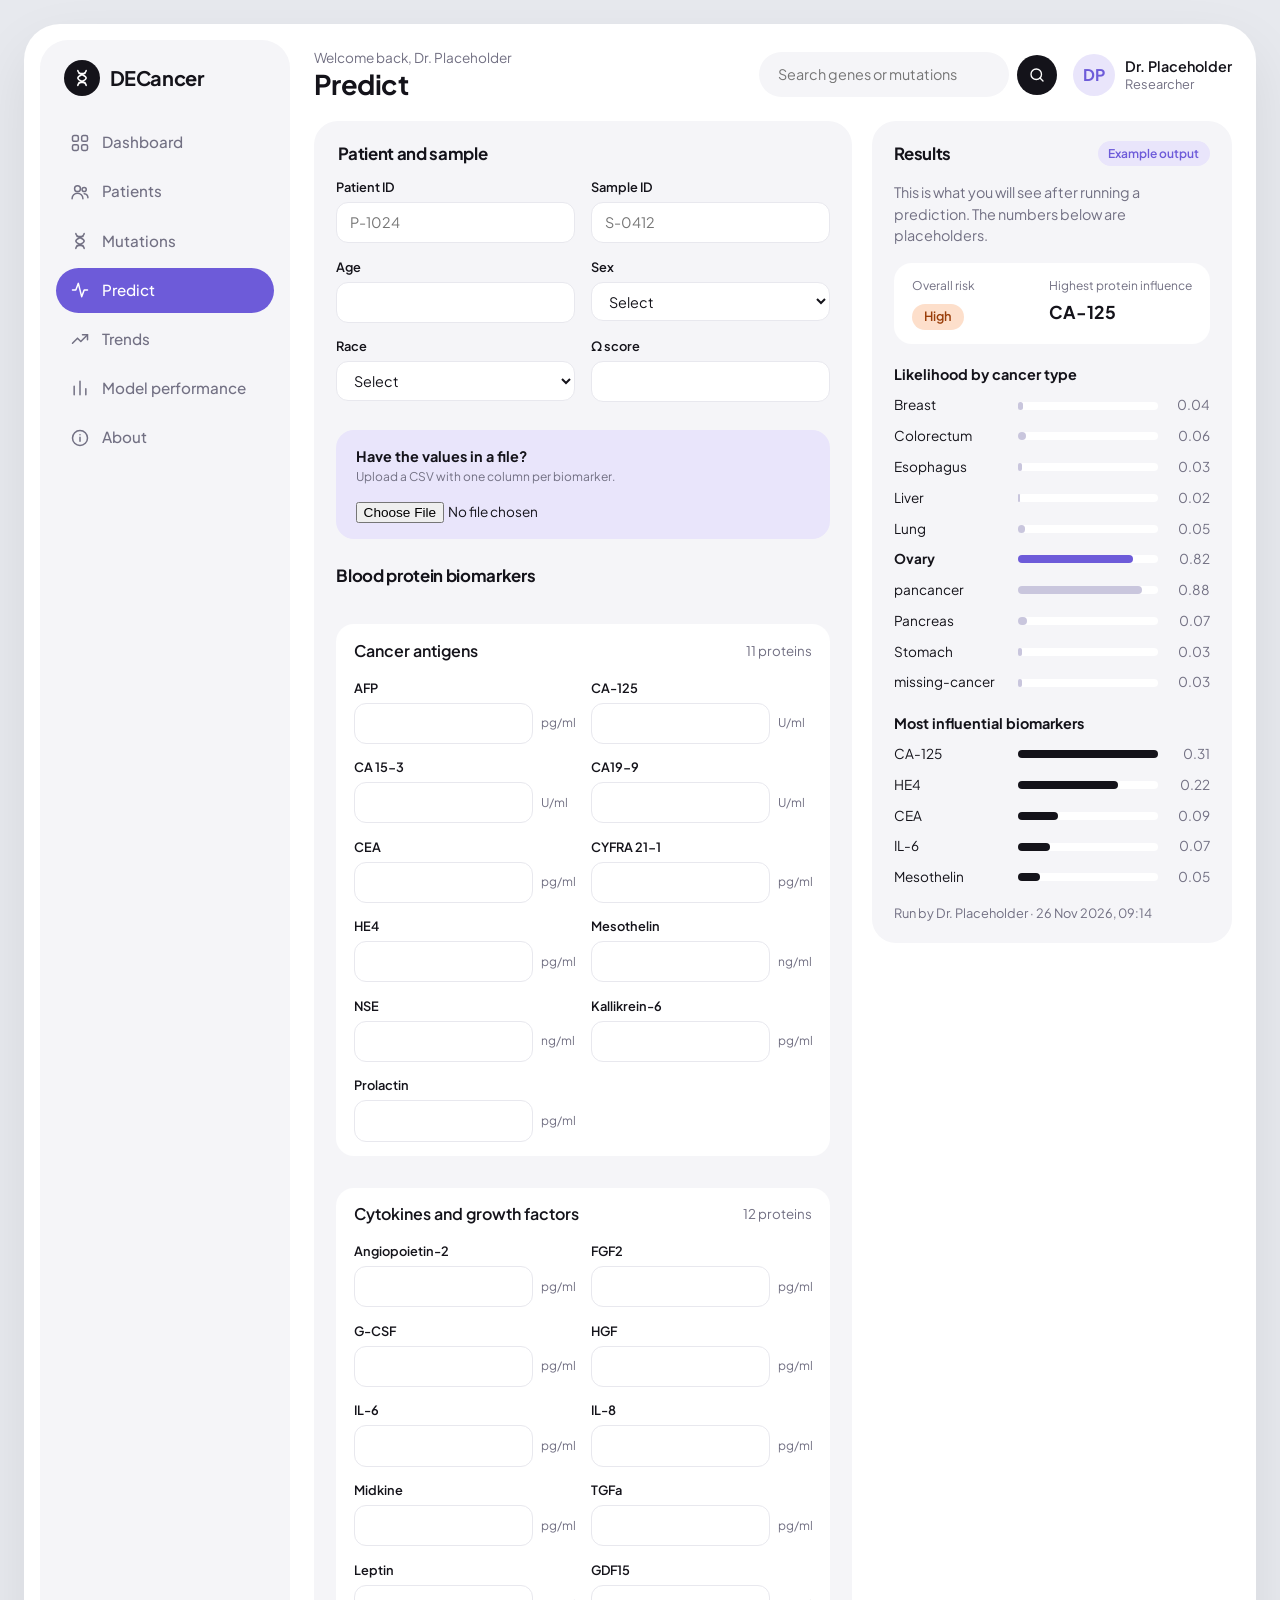
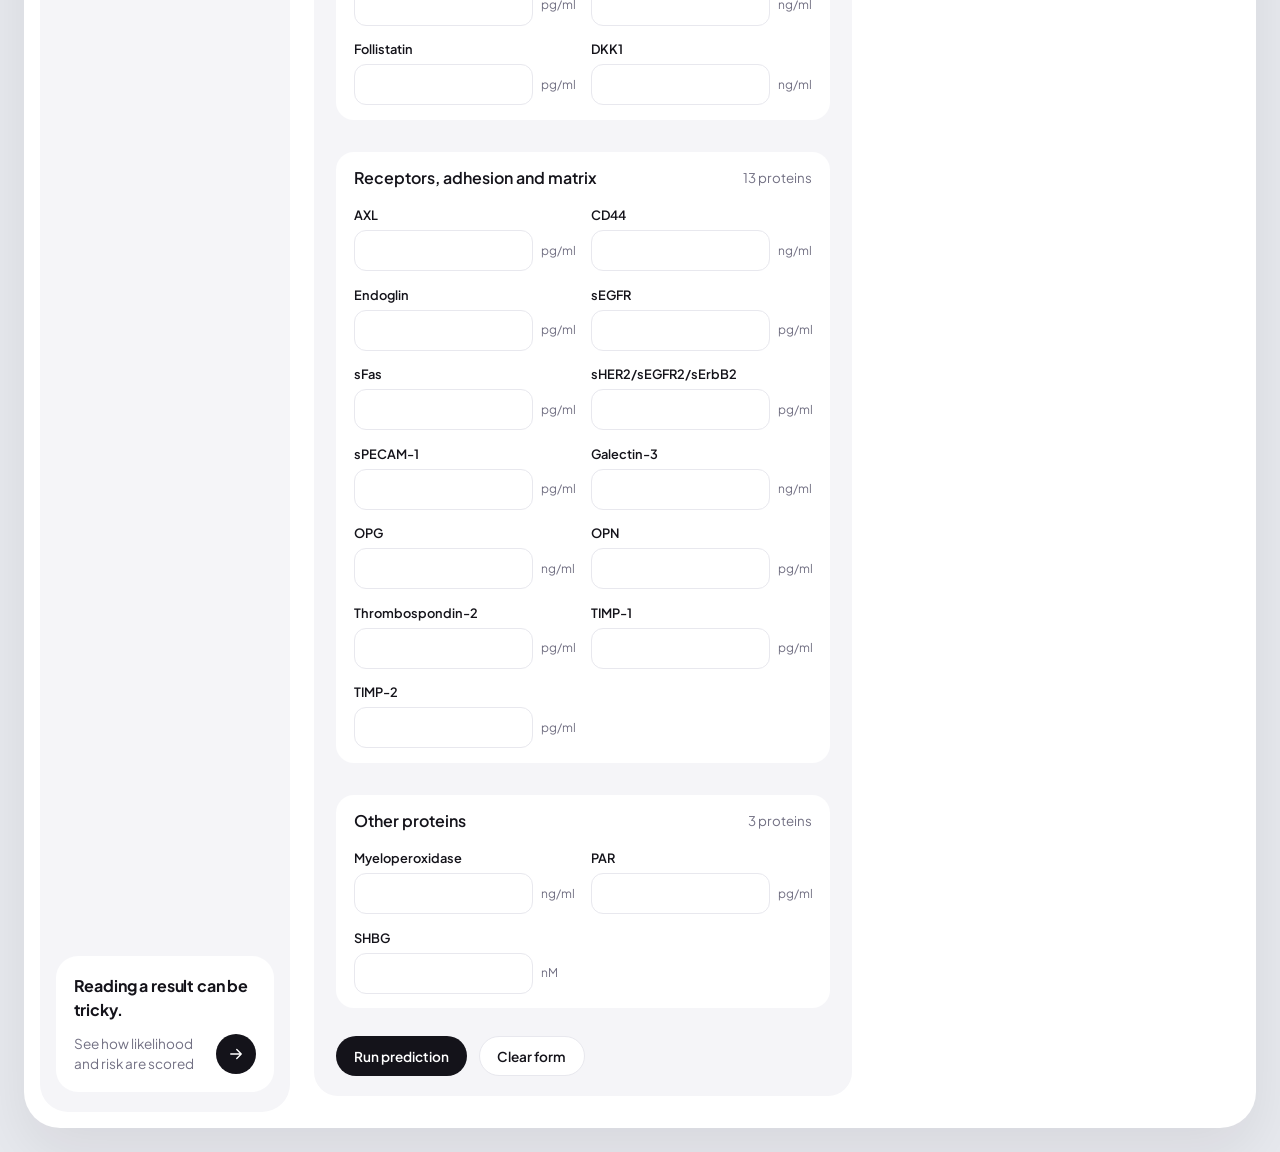
<file: frontend/predict.html>
<!DOCTYPE html>
<html lang="en">
<head>
  <meta charset="UTF-8">
  <meta name="viewport" content="width=device-width, initial-scale=1">
  <title>Predict | DECancer Portal</title>
  <link rel="preconnect" href="https://fonts.googleapis.com">
  <link href="https://fonts.googleapis.com/css2?family=Plus+Jakarta+Sans:wght@400;500;600;700&display=swap" rel="stylesheet">
  <link rel="stylesheet" href="css/style.css">
</head>
<body>
<div class="shell">
  <!-- Hidden checkbox: the Menu button (a label) ticks it, and the CSS slides the sidebar in on phones. -->
  <input type="checkbox" id="nav-toggle" class="nav-toggle" aria-label="Show or hide the menu">

  <aside class="sidebar">
    <a class="brand" href="index.html"><span class="brand-mark"><svg class="icon" viewBox="0 0 24 24" aria-hidden="true"><path d="M7 3c0 5 10 5 10 9s-10 4-10 9"/><path d="M17 3c0 5-10 5-10 9s10 4 10 9"/><path d="M8.5 6.5h7M8.5 17.5h7"/></svg></span>DECancer</a>
    <nav aria-label="Main">
      <a href="index.html" class="nav-link"><svg class="icon" viewBox="0 0 24 24" aria-hidden="true"><rect x="3" y="3" width="7" height="7" rx="2"/><rect x="14" y="3" width="7" height="7" rx="2"/><rect x="3" y="14" width="7" height="7" rx="2"/><rect x="14" y="14" width="7" height="7" rx="2"/></svg><span>Dashboard</span></a><a href="patients.html" class="nav-link"><svg class="icon" viewBox="0 0 24 24" aria-hidden="true"><circle cx="9" cy="8" r="3.5"/><path d="M2.5 20a6.5 6.5 0 0 1 13 0"/><circle cx="17" cy="9" r="2.5"/><path d="M17 14a5 5 0 0 1 4.5 5"/></svg><span>Patients</span></a><a href="mutations.html" class="nav-link"><svg class="icon" viewBox="0 0 24 24" aria-hidden="true"><path d="M7 3c0 5 10 5 10 9s-10 4-10 9"/><path d="M17 3c0 5-10 5-10 9s10 4 10 9"/><path d="M8.5 6.5h7M8.5 17.5h7"/></svg><span>Mutations</span></a><a href="predict.html" class="nav-link active" aria-current="page"><svg class="icon" viewBox="0 0 24 24" aria-hidden="true"><path d="M3 12h4l3-8 4 16 3-8h4"/></svg><span>Predict</span></a><a href="trends.html" class="nav-link"><svg class="icon" viewBox="0 0 24 24" aria-hidden="true"><path d="M3 17l6-6 4 4 8-8"/><path d="M15 7h6v6"/></svg><span>Trends</span></a><a href="model.html" class="nav-link"><svg class="icon" viewBox="0 0 24 24" aria-hidden="true"><path d="M5 20V10M12 20V4M19 20v-7"/></svg><span>Model performance</span></a><a href="about.html" class="nav-link"><svg class="icon" viewBox="0 0 24 24" aria-hidden="true"><circle cx="12" cy="12" r="9"/><path d="M12 11v5M12 8h.01"/></svg><span>About</span></a>
    </nav>
    <div class="help">
      <p>Reading a result can be tricky.</p>
      <div class="help-row">
        <span>See how likelihood and risk are scored</span>
        <a class="round-btn dark" href="about.html" aria-label="How results are scored"><svg class="icon" viewBox="0 0 24 24" aria-hidden="true"><path d="M5 12h14M13 6l6 6-6 6"/></svg></a>
      </div>
    </div>
  </aside>

  <div class="main">
    <header class="topbar">
      <label for="nav-toggle" class="menu-button">Menu</label>
      <div class="titles">
        <p>Welcome back, Dr. Placeholder</p>
        <h1>Predict</h1>
      </div>
      <form class="search" action="mutations.html" method="get" role="search">
        <input type="search" name="q" placeholder="Search genes or mutations" aria-label="Search genes or mutations">
        <button class="round-btn dark" type="submit" aria-label="Search"><svg class="icon" viewBox="0 0 24 24" aria-hidden="true"><circle cx="11" cy="11" r="7"/><path d="M20 20l-4-4"/></svg></button>
      </form>
      <div class="user">
        <span class="avatar">DP</span>
        <span class="user-text">Dr. Placeholder<small>Researcher</small></span>
      </div>
    </header>

    <main>
<div class="predict">
  <form class="card form" action="#" method="post">
    <fieldset class="group-box">
      <legend>Patient and sample</legend>
      <div class="fields">
        <div class="field"><label for="patient_id">Patient ID</label><input id="patient_id" name="patient_id" type="text" placeholder="P-1024"></div>
        <div class="field"><label for="sample_id">Sample ID</label><input id="sample_id" name="sample_id" type="text" placeholder="S-0412"></div>
        <div class="field"><label for="age">Age</label><input id="age" name="age" type="number" min="0" max="120"></div>
        <div class="field"><label for="sex">Sex</label><select id="sex" name="sex"><option value="">Select</option><option>Female</option><option>Male</option></select></div>
        <div class="field"><label for="race">Race</label><select id="race" name="race"><option value="">Select</option><option>Asian</option><option>Black</option><option>Caucasian</option><option>Hispanic</option><option>Other</option></select></div>
        <div class="field"><label for="omega">&Omega; score</label><input id="omega" name="omega" type="number" step="any"></div>
      </div>
    </fieldset>

    <div class="upload">
      <div><strong>Have the values in a file?</strong><small>Upload a CSV with one column per biomarker.</small></div>
      <input type="file" name="biomarker_file" accept=".csv" aria-label="Upload biomarker CSV">
    </div>

    <h2 class="form-title">Blood protein biomarkers</h2>
        <details class="group" open>
          <summary>Cancer antigens<small>11 proteins</small></summary>
          <div class="fields"><div class="field"><label for="afp">AFP</label><div class="input-unit"><input id="afp" name="afp" type="number" step="any" min="0" inputmode="decimal"><span>pg/ml</span></div></div><div class="field"><label for="ca_125">CA-125</label><div class="input-unit"><input id="ca_125" name="ca_125" type="number" step="any" min="0" inputmode="decimal"><span>U/ml</span></div></div><div class="field"><label for="ca_15_3">CA 15-3</label><div class="input-unit"><input id="ca_15_3" name="ca_15_3" type="number" step="any" min="0" inputmode="decimal"><span>U/ml</span></div></div><div class="field"><label for="ca19_9">CA19-9</label><div class="input-unit"><input id="ca19_9" name="ca19_9" type="number" step="any" min="0" inputmode="decimal"><span>U/ml</span></div></div><div class="field"><label for="cea">CEA</label><div class="input-unit"><input id="cea" name="cea" type="number" step="any" min="0" inputmode="decimal"><span>pg/ml</span></div></div><div class="field"><label for="cyfra_21_1">CYFRA 21-1</label><div class="input-unit"><input id="cyfra_21_1" name="cyfra_21_1" type="number" step="any" min="0" inputmode="decimal"><span>pg/ml</span></div></div><div class="field"><label for="he4">HE4</label><div class="input-unit"><input id="he4" name="he4" type="number" step="any" min="0" inputmode="decimal"><span>pg/ml</span></div></div><div class="field"><label for="mesothelin">Mesothelin</label><div class="input-unit"><input id="mesothelin" name="mesothelin" type="number" step="any" min="0" inputmode="decimal"><span>ng/ml</span></div></div><div class="field"><label for="nse">NSE</label><div class="input-unit"><input id="nse" name="nse" type="number" step="any" min="0" inputmode="decimal"><span>ng/ml</span></div></div><div class="field"><label for="kallikrein_6">Kallikrein-6</label><div class="input-unit"><input id="kallikrein_6" name="kallikrein_6" type="number" step="any" min="0" inputmode="decimal"><span>pg/ml</span></div></div><div class="field"><label for="prolactin">Prolactin</label><div class="input-unit"><input id="prolactin" name="prolactin" type="number" step="any" min="0" inputmode="decimal"><span>pg/ml</span></div></div></div>
        </details>
        <details class="group" open>
          <summary>Cytokines and growth factors<small>12 proteins</small></summary>
          <div class="fields"><div class="field"><label for="angiopoietin_2">Angiopoietin-2</label><div class="input-unit"><input id="angiopoietin_2" name="angiopoietin_2" type="number" step="any" min="0" inputmode="decimal"><span>pg/ml</span></div></div><div class="field"><label for="fgf2">FGF2</label><div class="input-unit"><input id="fgf2" name="fgf2" type="number" step="any" min="0" inputmode="decimal"><span>pg/ml</span></div></div><div class="field"><label for="g_csf">G-CSF</label><div class="input-unit"><input id="g_csf" name="g_csf" type="number" step="any" min="0" inputmode="decimal"><span>pg/ml</span></div></div><div class="field"><label for="hgf">HGF</label><div class="input-unit"><input id="hgf" name="hgf" type="number" step="any" min="0" inputmode="decimal"><span>pg/ml</span></div></div><div class="field"><label for="il_6">IL-6</label><div class="input-unit"><input id="il_6" name="il_6" type="number" step="any" min="0" inputmode="decimal"><span>pg/ml</span></div></div><div class="field"><label for="il_8">IL-8</label><div class="input-unit"><input id="il_8" name="il_8" type="number" step="any" min="0" inputmode="decimal"><span>pg/ml</span></div></div><div class="field"><label for="midkine">Midkine</label><div class="input-unit"><input id="midkine" name="midkine" type="number" step="any" min="0" inputmode="decimal"><span>pg/ml</span></div></div><div class="field"><label for="tgfa">TGFa</label><div class="input-unit"><input id="tgfa" name="tgfa" type="number" step="any" min="0" inputmode="decimal"><span>pg/ml</span></div></div><div class="field"><label for="leptin">Leptin</label><div class="input-unit"><input id="leptin" name="leptin" type="number" step="any" min="0" inputmode="decimal"><span>pg/ml</span></div></div><div class="field"><label for="gdf15">GDF15</label><div class="input-unit"><input id="gdf15" name="gdf15" type="number" step="any" min="0" inputmode="decimal"><span>ng/ml</span></div></div><div class="field"><label for="follistatin">Follistatin</label><div class="input-unit"><input id="follistatin" name="follistatin" type="number" step="any" min="0" inputmode="decimal"><span>pg/ml</span></div></div><div class="field"><label for="dkk1">DKK1</label><div class="input-unit"><input id="dkk1" name="dkk1" type="number" step="any" min="0" inputmode="decimal"><span>ng/ml</span></div></div></div>
        </details>
        <details class="group" open>
          <summary>Receptors, adhesion and matrix<small>13 proteins</small></summary>
          <div class="fields"><div class="field"><label for="axl">AXL</label><div class="input-unit"><input id="axl" name="axl" type="number" step="any" min="0" inputmode="decimal"><span>pg/ml</span></div></div><div class="field"><label for="cd44">CD44</label><div class="input-unit"><input id="cd44" name="cd44" type="number" step="any" min="0" inputmode="decimal"><span>ng/ml</span></div></div><div class="field"><label for="endoglin">Endoglin</label><div class="input-unit"><input id="endoglin" name="endoglin" type="number" step="any" min="0" inputmode="decimal"><span>pg/ml</span></div></div><div class="field"><label for="segfr">sEGFR</label><div class="input-unit"><input id="segfr" name="segfr" type="number" step="any" min="0" inputmode="decimal"><span>pg/ml</span></div></div><div class="field"><label for="sfas">sFas</label><div class="input-unit"><input id="sfas" name="sfas" type="number" step="any" min="0" inputmode="decimal"><span>pg/ml</span></div></div><div class="field"><label for="sher2_segfr2_serbb2">sHER2/sEGFR2/sErbB2</label><div class="input-unit"><input id="sher2_segfr2_serbb2" name="sher2_segfr2_serbb2" type="number" step="any" min="0" inputmode="decimal"><span>pg/ml</span></div></div><div class="field"><label for="specam_1">sPECAM-1</label><div class="input-unit"><input id="specam_1" name="specam_1" type="number" step="any" min="0" inputmode="decimal"><span>pg/ml</span></div></div><div class="field"><label for="galectin_3">Galectin-3</label><div class="input-unit"><input id="galectin_3" name="galectin_3" type="number" step="any" min="0" inputmode="decimal"><span>ng/ml</span></div></div><div class="field"><label for="opg">OPG</label><div class="input-unit"><input id="opg" name="opg" type="number" step="any" min="0" inputmode="decimal"><span>ng/ml</span></div></div><div class="field"><label for="opn">OPN</label><div class="input-unit"><input id="opn" name="opn" type="number" step="any" min="0" inputmode="decimal"><span>pg/ml</span></div></div><div class="field"><label for="thrombospondin_2">Thrombospondin-2</label><div class="input-unit"><input id="thrombospondin_2" name="thrombospondin_2" type="number" step="any" min="0" inputmode="decimal"><span>pg/ml</span></div></div><div class="field"><label for="timp_1">TIMP-1</label><div class="input-unit"><input id="timp_1" name="timp_1" type="number" step="any" min="0" inputmode="decimal"><span>pg/ml</span></div></div><div class="field"><label for="timp_2">TIMP-2</label><div class="input-unit"><input id="timp_2" name="timp_2" type="number" step="any" min="0" inputmode="decimal"><span>pg/ml</span></div></div></div>
        </details>
        <details class="group" open>
          <summary>Other proteins<small>3 proteins</small></summary>
          <div class="fields"><div class="field"><label for="myeloperoxidase">Myeloperoxidase</label><div class="input-unit"><input id="myeloperoxidase" name="myeloperoxidase" type="number" step="any" min="0" inputmode="decimal"><span>ng/ml</span></div></div><div class="field"><label for="par">PAR</label><div class="input-unit"><input id="par" name="par" type="number" step="any" min="0" inputmode="decimal"><span>pg/ml</span></div></div><div class="field"><label for="shbg">SHBG</label><div class="input-unit"><input id="shbg" name="shbg" type="number" step="any" min="0" inputmode="decimal"><span>nM</span></div></div></div>
        </details>

    <div class="form-actions">
      <button class="button" type="submit">Run prediction</button>
      <button class="button ghost" type="reset">Clear form</button>
    </div>
  </form>

  <aside class="card results">
    <div class="card-head"><h2>Results</h2><span class="badge">Example output</span></div>
    <p class="muted-text">This is what you will see after running a prediction. The numbers below are placeholders.</p>

    <div class="result-top">
      <div><small>Overall risk</small><span class="pill high">High</span></div>
      <div><small>Highest protein influence</small><strong>CA-125</strong></div>
    </div>

    <h3>Likelihood by cancer type</h3>
        <div class="bar-row wide">
          <span class="bar-label">Breast</span>
          <div class="bar-track"><div class="bar-fill muted" style="width: 4%"></div></div>
          <span class="bar-value">0.04</span>
        </div>
        <div class="bar-row wide">
          <span class="bar-label">Colorectum</span>
          <div class="bar-track"><div class="bar-fill muted" style="width: 6%"></div></div>
          <span class="bar-value">0.06</span>
        </div>
        <div class="bar-row wide">
          <span class="bar-label">Esophagus</span>
          <div class="bar-track"><div class="bar-fill muted" style="width: 3%"></div></div>
          <span class="bar-value">0.03</span>
        </div>
        <div class="bar-row wide">
          <span class="bar-label">Liver</span>
          <div class="bar-track"><div class="bar-fill muted" style="width: 2%"></div></div>
          <span class="bar-value">0.02</span>
        </div>
        <div class="bar-row wide">
          <span class="bar-label">Lung</span>
          <div class="bar-track"><div class="bar-fill muted" style="width: 5%"></div></div>
          <span class="bar-value">0.05</span>
        </div>
        <div class="bar-row wide top">
          <span class="bar-label">Ovary</span>
          <div class="bar-track"><div class="bar-fill" style="width: 82%"></div></div>
          <span class="bar-value">0.82</span>
        </div>
        <div class="bar-row wide">
          <span class="bar-label">pancancer</span>
          <div class="bar-track"><div class="bar-fill muted" style="width: 88%"></div></div>
          <span class="bar-value">0.88</span>
        </div>
        <div class="bar-row wide">
          <span class="bar-label">Pancreas</span>
          <div class="bar-track"><div class="bar-fill muted" style="width: 7%"></div></div>
          <span class="bar-value">0.07</span>
        </div>
        <div class="bar-row wide">
          <span class="bar-label">Stomach</span>
          <div class="bar-track"><div class="bar-fill muted" style="width: 3%"></div></div>
          <span class="bar-value">0.03</span>
        </div>
        <div class="bar-row wide">
          <span class="bar-label">missing-cancer</span>
          <div class="bar-track"><div class="bar-fill muted" style="width: 3%"></div></div>
          <span class="bar-value">0.03</span>
        </div>

    <h3>Most influential biomarkers</h3>
        <div class="bar-row wide">
          <span class="bar-label">CA-125</span>
          <div class="bar-track"><div class="bar-fill ink" style="width: 100%"></div></div>
          <span class="bar-value">0.31</span>
        </div>
        <div class="bar-row wide">
          <span class="bar-label">HE4</span>
          <div class="bar-track"><div class="bar-fill ink" style="width: 71%"></div></div>
          <span class="bar-value">0.22</span>
        </div>
        <div class="bar-row wide">
          <span class="bar-label">CEA</span>
          <div class="bar-track"><div class="bar-fill ink" style="width: 29%"></div></div>
          <span class="bar-value">0.09</span>
        </div>
        <div class="bar-row wide">
          <span class="bar-label">IL-6</span>
          <div class="bar-track"><div class="bar-fill ink" style="width: 23%"></div></div>
          <span class="bar-value">0.07</span>
        </div>
        <div class="bar-row wide">
          <span class="bar-label">Mesothelin</span>
          <div class="bar-track"><div class="bar-fill ink" style="width: 16%"></div></div>
          <span class="bar-value">0.05</span>
        </div>

    <p class="meta">Run by Dr. Placeholder &middot; 26 Nov 2026, 09:14</p>
  </aside>
</div>
    </main>
  </div>
</div>
</body>
</html>
</file>
<file: frontend/css/style.css>
/* ---------- Colours and fonts: change them here and the whole portal updates ---------- */
:root {
  --bg: #E7E9EE;          /* page background behind the rounded shell */
  --shell: #FFFFFF;
  --panel: #F5F5F8;       /* soft grey cards */
  --line: #E8E8EE;
  --ink: #14131A;
  --muted: #727083;
  --accent: #6D5BD9;      /* the one accent colour (lavender-purple) */
  --accent-soft: #E9E5FB;
  --peach: #FCE7D6;
  --blue: #DCE9F7;
  --sand: #F6EBCB;
  --low: #3E9A72;  --low-soft: #DDF3E8;  --low-text: #1F6B4A;
  --medium: #D79A1E; --medium-soft: #FBEFC9; --medium-text: #7A5600;
  --high: #E0703A; --high-soft: #FDDFCB; --high-text: #9A3E0A;
  --critical: #C73A31; --critical-soft: #F9D4D1; --critical-text: #8E1A13;
  --font: 'Plus Jakarta Sans', system-ui, sans-serif;
}

* { box-sizing: border-box; margin: 0; }
body { font-family: var(--font); background: var(--bg); color: var(--ink); line-height: 1.5; padding: 24px; }
h1, h2 { font-weight: 700; letter-spacing: -0.02em; }
h2 { font-size: 1.05rem; }
a { color: inherit; }
.sr-only { position: absolute; width: 1px; height: 1px; overflow: hidden; clip: rect(0 0 0 0); }
:focus-visible { outline: 3px solid var(--accent); outline-offset: 2px; }
.icon { width: 20px; height: 20px; fill: none; stroke: currentColor; stroke-width: 1.8; stroke-linecap: round; stroke-linejoin: round; flex: none; }

/* ---------- The rounded shell: sidebar + main area ---------- */
.shell {
  max-width: 1480px; margin: 0 auto; padding: 16px; border-radius: 36px;
  background: var(--shell); box-shadow: 0 24px 60px rgba(20, 19, 26, .08);
  display: grid; grid-template-columns: 250px minmax(0, 1fr); gap: 16px;
}
.main { padding: 8px 8px 16px; min-width: 0; display: grid; gap: 1.25rem; align-content: start; }
main { display: grid; gap: 1.25rem; }
.nav-toggle { position: absolute; opacity: 0; pointer-events: none; }

/* ---------- Sidebar ---------- */
.sidebar { background: var(--panel); border-radius: 28px; padding: 1.25rem 1rem; display: flex; flex-direction: column; gap: 1.5rem; }
.brand { display: flex; align-items: center; gap: .6rem; font-size: 1.25rem; font-weight: 700; letter-spacing: -0.02em; text-decoration: none; padding: 0 .5rem; }
.brand-mark { width: 36px; height: 36px; border-radius: 50%; background: var(--ink); color: #fff; display: grid; place-items: center; }
.sidebar nav { display: grid; gap: .25rem; }
.nav-link { display: flex; align-items: center; gap: .75rem; padding: .7rem .9rem; border-radius: 999px; text-decoration: none; color: var(--muted); font-weight: 500; font-size: .95rem; }
.nav-link:hover { background: #fff; color: var(--ink); }
.nav-link.active { background: var(--accent); color: #fff; }

.help { margin-top: auto; background: #fff; border-radius: 22px; padding: 1.1rem; }
.help p { font-weight: 700; letter-spacing: -0.01em; margin-bottom: .75rem; }
.help-row { display: flex; align-items: center; justify-content: space-between; gap: .75rem; font-size: .85rem; color: var(--muted); }

/* ---------- Top bar ---------- */
.topbar { display: flex; align-items: center; gap: 1rem; flex-wrap: wrap; }
.titles { flex: 1; min-width: 180px; }
.titles p { font-size: .85rem; color: var(--muted); }
.titles h1 { font-size: 1.7rem; line-height: 1.2; }
.search { display: flex; gap: .5rem; align-items: center; }
.search input { width: 250px; max-width: 100%; border: 0; border-radius: 999px; background: var(--panel); padding: .75rem 1.2rem; font: inherit; font-size: .9rem; color: var(--ink); }
.user { display: flex; align-items: center; gap: .65rem; }
.avatar { width: 42px; height: 42px; border-radius: 50%; background: var(--accent-soft); color: var(--accent); font-weight: 700; display: grid; place-items: center; }
.user-text { font-size: .9rem; font-weight: 600; line-height: 1.3; }
.user-text small { display: block; font-weight: 400; color: var(--muted); font-size: .8rem; }
.menu-button { display: none; background: var(--panel); border-radius: 999px; padding: .6rem 1rem; font-size: .9rem; font-weight: 600; cursor: pointer; }
.nav-toggle:focus-visible ~ .main .menu-button { outline: 3px solid var(--accent); outline-offset: 2px; }

/* ---------- Buttons ---------- */
.button { display: inline-block; background: var(--ink); color: #fff; text-decoration: none; font-weight: 600; font-size: .85rem; padding: .65rem 1.1rem; border-radius: 999px; }
.button:hover { background: var(--accent); }
.round-btn { width: 40px; height: 40px; border-radius: 50%; border: 0; background: var(--panel); color: var(--ink); display: grid; place-items: center; cursor: pointer; flex: none; text-decoration: none; }
.round-btn:hover { background: var(--ink); color: #fff; }
.round-btn.dark { background: var(--ink); color: #fff; }
.round-btn.dark:hover { background: var(--accent); }
.round-btn .icon { width: 18px; height: 18px; }
.text-link { font-size: .85rem; font-weight: 600; color: var(--accent); text-decoration: none; }
.text-link:hover { text-decoration: underline; }

/* ---------- Dashboard layout: centre column + right column ---------- */
.dash { display: grid; grid-template-columns: minmax(0, 1fr) 320px; gap: 1.25rem; }
.col { display: grid; gap: 1.25rem; align-content: start; min-width: 0; }
.card { background: var(--panel); border-radius: 24px; padding: 1.25rem 1.4rem; }
.card h2 { margin-bottom: 1rem; }

/* ---------- Hero ---------- */
.hero { position: relative; min-height: 540px; border-radius: 28px; overflow: hidden; padding: 1.4rem;
  background: radial-gradient(circle at 50% 45%, #FFFFFF 0%, var(--panel) 65%); }
.hero-head { position: relative; z-index: 1; display: flex; justify-content: space-between; align-items: flex-start; gap: 1rem; flex-wrap: wrap; }
.hero-head p { font-size: .85rem; color: var(--muted); }
.range { display: flex; background: #fff; border-radius: 999px; padding: 4px; }
.range button { border: 0; background: none; font: inherit; font-size: .85rem; font-weight: 500; color: var(--muted); padding: .4rem .9rem; border-radius: 999px; cursor: pointer; }
.range button.active { background: var(--accent); color: #fff; }

.helix { position: absolute; left: 50%; top: 52%; height: 88%; transform: translate(-50%, -50%); filter: drop-shadow(0 22px 22px rgba(109, 91, 217, .25)); }
.helix .strand-a, .helix .strand-b { fill: none; stroke-width: 5; stroke-linecap: round; stroke-linejoin: round; }
.helix .strand-a { stroke: var(--accent); }
.helix .strand-b { stroke: #3A3946; }
.helix .rungs line { stroke: #C9C6DD; stroke-width: 3; stroke-linecap: round; }
.helix .node-a { fill: var(--accent); }
.helix .node-b { fill: #2A2933; }

.bubble, .cta, .hero-stat { position: absolute; z-index: 1; }
.bubble { left: 60%; top: 36%; background: #fff; border-radius: 16px; padding: .6rem .9rem; box-shadow: 0 10px 30px rgba(20, 19, 26, .1); font-size: .85rem; line-height: 1.3; }
.bubble b { display: block; font-size: 1rem; }
.bubble small { display: block; color: var(--muted); font-size: .75rem; }
.cta { left: 1.25rem; bottom: 1.25rem; width: 230px; background: #fff; border-radius: 22px; padding: 1.1rem 1.2rem; }
.cta p { font-size: .85rem; color: var(--muted); margin: .25rem 0 .9rem; }
.hero-stat { right: 1.5rem; bottom: 1.25rem; text-align: right; }
.hero-stat strong { display: block; font-size: 2rem; line-height: 1.1; letter-spacing: -0.02em; }
.hero-stat span { font-size: .85rem; color: var(--muted); }

/* ---------- Stat tiles ---------- */
.tiles { display: grid; grid-template-columns: repeat(auto-fit, minmax(150px, 1fr)); gap: 1rem; }
.tile { border-radius: 22px; padding: 1.1rem 1.2rem; display: flex; flex-direction: column; gap: .15rem; }
.tile.lavender { background: var(--accent-soft); }
.tile.peach { background: var(--peach); }
.tile.blue { background: var(--blue); }
.tile.sand { background: var(--sand); }
.tile-icon { width: 38px; height: 38px; border-radius: 50%; background: #fff; display: grid; place-items: center; margin-bottom: .6rem; }
.tile-value { font-size: 1.8rem; font-weight: 700; letter-spacing: -0.02em; line-height: 1.2; }
.tile-label { font-size: .85rem; color: #4A4858; }

/* ---------- Table ---------- */
.section-head { display: flex; justify-content: space-between; align-items: center; margin-bottom: .5rem; }
.table-wrap { overflow-x: auto; }
table { width: 100%; border-collapse: collapse; font-size: .9rem; }
th { text-align: left; font-weight: 500; font-size: .8rem; color: var(--muted); padding: .5rem; }
td { padding: .8rem .5rem; border-top: 1px solid var(--line); white-space: nowrap; }
.meter { display: inline-block; width: 64px; height: 6px; border-radius: 99px; background: var(--panel); vertical-align: middle; margin-right: .6rem; }
.meter i { display: block; height: 100%; border-radius: inherit; background: var(--accent); }

/* ---------- Risk pills ---------- */
.pill { display: inline-block; padding: .2rem .75rem; border-radius: 999px; font-size: .8rem; font-weight: 600; }
.pill.low { background: var(--low-soft); color: var(--low-text); }
.pill.medium { background: var(--medium-soft); color: var(--medium-text); }
.pill.high { background: var(--high-soft); color: var(--high-text); }
.pill.critical { background: var(--critical-soft); color: var(--critical-text); }

/* ---------- Bar rows (right column) ---------- */
.bar-row { display: grid; grid-template-columns: 84px 1fr 44px; align-items: center; gap: .7rem; margin-bottom: .65rem; font-size: .85rem; }
.bar-row:last-child { margin-bottom: 0; }
.bar-row.risk { grid-template-columns: 76px 1fr 36px; }
.bar-track { background: #fff; border-radius: 99px; height: 8px; }
.bar-fill { height: 100%; border-radius: inherit; background: var(--accent); }
.bar-fill.ink { background: var(--ink); }
.bar-fill.low { background: var(--low); }
.bar-fill.medium { background: var(--medium); }
.bar-fill.high { background: var(--high); }
.bar-fill.critical { background: var(--critical); }
.bar-value { text-align: right; color: var(--muted); }

/* ---------- Smaller screens ---------- */
@media (max-width: 1150px) {
  .dash { grid-template-columns: minmax(0, 1fr); }
}
@media (max-width: 860px) {
  body { padding: 0; }
  .shell { grid-template-columns: minmax(0, 1fr); border-radius: 0; padding: 12px; }
  .sidebar { position: fixed; inset: 0 auto 0 0; width: 260px; z-index: 10; border-radius: 0 28px 28px 0; transform: translateX(-105%); transition: transform .2s; box-shadow: 0 0 40px rgba(20, 19, 26, .15); }
  .nav-toggle:checked ~ .sidebar { transform: translateX(0); }
  .menu-button { display: block; }
  .search { width: 100%; order: 5; }
  .search input { flex: 1; width: auto; }
  .hero { min-height: 500px; }
  .helix { left: 66%; }
  .bubble { left: 52%; top: 30%; }
  .cta { width: 190px; }
}
@media (prefers-reduced-motion: reduce) { .sidebar { transition: none; } }

/* ---------- Placeholder pages ---------- */
.empty { max-width: 560px; }
.empty p { color: var(--muted); font-size: .95rem; margin-top: .25rem; }

/* ================= Version 2: mutation map, patients list, predict page ================= */
.muted-text { color: var(--muted); font-size: .9rem; }
.card-head { display: flex; justify-content: space-between; align-items: center; gap: .75rem; margin-bottom: 1rem; }
.card-head h2 { margin: 0; }
.sample-card-head { flex-wrap: wrap; }
.sample-identifiers { display: flex; flex-wrap: wrap; justify-content: flex-end; gap: .4rem; }
.sample-id-link { font-weight: 700; text-decoration: underline; }
.badge { background: var(--accent-soft); color: var(--accent); font-size: .75rem; font-weight: 600; padding: .2rem .65rem; border-radius: 999px; white-space: nowrap; }

/* Mutation map (lollipop plot) */
.hero2 { background: var(--panel); border-radius: 28px; padding: 1.4rem; }
.hero2 .hero-head { margin-bottom: .5rem; }
.hero-head h2 { margin: 0; }
.select-wrap { display: flex; align-items: center; gap: .6rem; font-size: .85rem; color: var(--muted); }
select, .field input[type="text"], .field input[type="number"], .field select, .input-unit input {
  font: inherit; font-size: .9rem; color: var(--ink); background: #fff; border: 1px solid var(--line); border-radius: 12px; padding: .55rem .8rem; width: 100%;
}
.select-wrap select { width: auto; border-radius: 999px; font-weight: 600; padding: .5rem 1rem; }
.plot { width: 100%; height: auto; display: block; background: #fff; border-radius: 20px; }
.plot .grid { stroke: var(--line); stroke-width: 1; }
.plot .tick { fill: var(--muted); font-size: 11px; }
.plot .gene-bar { fill: #EFEFF5; }
.plot .domain { fill: var(--accent-soft); }
.plot .dom-label { fill: var(--accent); font-size: 10px; font-weight: 600; }
.plot .stick { stroke: #C9C6DD; stroke-width: 2; }
.plot .dot-m { fill: var(--accent); }
.plot .dot-t { fill: var(--ink); }
.plot .mut-label { fill: var(--ink); font-size: 12px; font-weight: 600; }
.plot-foot { display: flex; align-items: center; justify-content: space-between; gap: 1rem; flex-wrap: wrap; margin-top: 1rem; font-size: .85rem; }
.legend, .facts { display: flex; gap: 1.1rem; align-items: center; flex-wrap: wrap; }
.legend .muted { color: var(--muted); }
.dot { display: inline-block; width: 10px; height: 10px; border-radius: 50%; margin-right: .4rem; }
.dot.m { background: var(--accent); }
.dot.t { background: var(--ink); }
.facts strong { font-size: 1rem; }

/* Recent patients list */
.people { list-style: none; padding: 0; display: grid; gap: .75rem; }
.people li { display: flex; align-items: center; gap: .75rem; font-size: .9rem; }
.people li > span:nth-child(2) { flex: 1; }
.people small { display: block; color: var(--muted); font-size: .8rem; }
.avatar.sm { width: 36px; height: 36px; font-size: .8rem; }
.people .round-btn { width: 34px; height: 34px; background: #fff; }
.people .round-btn:hover { background: var(--ink); }

/* Predict page */
.predict { display: grid; grid-template-columns: minmax(0, 1fr) 360px; gap: 1.25rem; align-items: start; }
.predict-side { display: grid; gap: 1.25rem; align-content: start; min-width: 0; }
.form { display: grid; gap: 1.25rem; }
.form-title { margin-top: .25rem; }
.group-box { border: 0; padding: 0; min-width: 0; }
.group-box legend { font-weight: 700; letter-spacing: -0.02em; font-size: 1.05rem; margin-bottom: .75rem; }
.fields { display: grid; grid-template-columns: repeat(auto-fill, minmax(190px, 1fr)); gap: .9rem 1rem; }
.field label { display: block; font-size: .8rem; font-weight: 600; margin-bottom: .3rem; }
.input-unit { display: flex; align-items: center; gap: .5rem; }
.input-unit span { font-size: .75rem; color: var(--muted); min-width: 34px; }
.group { background: #fff; border-radius: 18px; padding: .9rem 1.1rem; }
.group + .group { margin-top: .75rem; }
.group summary { cursor: pointer; font-weight: 600; display: flex; justify-content: space-between; align-items: center; }
.group summary small { color: var(--muted); font-weight: 400; }
.group .fields { margin-top: 1rem; }
.upload { display: flex; justify-content: space-between; align-items: center; gap: 1rem; flex-wrap: wrap; background: var(--accent-soft); border-radius: 18px; padding: 1rem 1.2rem; margin-top: .5rem; font-size: .9rem; }
.upload small { display: block; color: var(--muted); }
.upload input[type="file"] { font: inherit; font-size: .85rem; max-width: 100%; }
.form-actions { display: flex; gap: .75rem; }
.predict .form-actions { margin-top: .5rem; }
button.button { border: 0; cursor: pointer; font-family: inherit; }
.button.ghost { background: #fff; color: var(--ink); border: 1px solid var(--line); }
.button.ghost:hover { background: var(--ink); color: #fff; }

.results { position: sticky; top: 24px; }
.results h3 { font-size: .9rem; margin: 1.25rem 0 .6rem; }
.result-top { display: flex; justify-content: space-between; gap: 1rem; margin-top: 1rem; background: #fff; border-radius: 18px; padding: .9rem 1.1rem; }
.result-top small { display: block; color: var(--muted); font-size: .75rem; margin-bottom: .2rem; }
.result-top strong { font-size: 1.1rem; }
.bar-row.wide { grid-template-columns: 112px 1fr 40px; }
.bar-row.top .bar-label { font-weight: 700; }
.bar-fill.muted { background: #C9C6DD; }
.meta { font-size: .8rem; color: var(--muted); margin-top: 1rem; }

@media (max-width: 1150px) { .predict { grid-template-columns: minmax(0, 1fr); } .results { position: static; } }

/* ================= Fix: stop wide content (the table) pushing columns on top of each other ================= */
main, .main, .dash, .col { min-width: 0; }
main, .main, .col { grid-template-columns: minmax(0, 1fr); }   /* let the single column shrink instead of growing to fit its widest child */
.card-head h2 { white-space: nowrap; }
@media (max-width: 1250px) { .dash { grid-template-columns: minmax(0, 1fr); } }

/* ================= Version 3: biomarker bar chart on the dashboard ================= */
.plot .bar-b-normal { fill: var(--ink); }
.plot .bar-b-high { fill: var(--accent); }
.plot .bar-b-low { fill: #C9C6DD; }
.plot .baseline { stroke: var(--ink); stroke-width: 1.5; stroke-dasharray: 5 4; }
.plot .val-label { fill: var(--ink); font-size: 12px; font-weight: 600; }
.plot .cat-label { fill: var(--muted); font-size: 11px; }
.dot.n { background: var(--ink); }
.dot.h { background: var(--accent); }
.dot.l { background: #C9C6DD; }
.muted-text.small { font-size: .8rem; margin: -.5rem 0 1rem; }

/* ================= Version 4: Predict results panel and feedback ================= */
.result-top .big { display: block; font-size: 1.8rem; line-height: 1.2; letter-spacing: -0.02em; }
.result-top .pill { margin-top: .35rem; }
.note { font-size: .8rem; color: var(--muted); margin-top: .5rem; }
.feedback-panel { margin-top: 1.25rem; padding-top: 1.25rem; border-top: 1px solid var(--line); }
.feedback { display: grid; gap: .5rem; }
.feedback h3 { margin: 0 0 .25rem; }
.feedback label { font-size: .8rem; font-weight: 600; }
.feedback select, .feedback textarea { font: inherit; font-size: .9rem; background: #fff; border: 1px solid var(--line); border-radius: 12px; padding: .55rem .8rem; width: 100%; resize: vertical; }
.feedback .button { justify-self: start; margin-top: .5rem; }
.choice { display: flex; gap: .5rem; flex-wrap: wrap; margin-bottom: .5rem; }
.choice label { position: relative; font-weight: 500; }
.choice input { position: absolute; opacity: 0; }
.choice span { display: inline-block; background: #fff; border: 1px solid var(--line); border-radius: 999px; padding: .4rem 1rem; font-size: .85rem; cursor: pointer; }
.choice input:checked + span { background: var(--accent); border-color: var(--accent); color: #fff; }
.choice input:focus-visible + span { outline: 3px solid var(--accent); outline-offset: 2px; }

/* ================= Version 5: Patients list and patient detail ================= */
.pill.neutral { background: #ECECF1; color: #4A4858; }
.toolbar { display: flex; flex-wrap: wrap; gap: .75rem; align-items: center; }
.toolbar input[type="search"] { flex: 1; min-width: 220px; font: inherit; font-size: .9rem; background: #fff; border: 1px solid var(--line); border-radius: 999px; padding: .65rem 1.1rem; }
.toolbar select { width: auto; border-radius: 999px; padding: .6rem 1rem; }
.add-patient summary { cursor: pointer; font-weight: 700; letter-spacing: -0.02em; }
.add-patient form { margin-top: 1rem; display: grid; gap: 1rem; }
.person-cell { display: flex; align-items: center; gap: .75rem; text-decoration: none; }
.person-cell small { display: block; color: var(--muted); font-size: .8rem; }
.pager { display: flex; gap: .4rem; justify-content: flex-end; margin-top: 1rem; font-size: .85rem; }
.pager a, .pager span { padding: .4rem .8rem; border-radius: 999px; background: var(--panel); text-decoration: none; }
.pager a[aria-current] { background: var(--accent); color: #fff; }
.pager .disabled { color: var(--muted); opacity: .6; }

.patient { display: grid; grid-template-columns: 320px minmax(0, 1fr); gap: 1.25rem; align-items: start; }
.profile { text-align: center; }
.profile h2 { margin: .75rem 0 0; font-size: 1.3rem; }
.profile .dl { text-align: left; margin-top: 1.25rem; }
.profile-actions { display: grid; gap: .6rem; margin-top: 1.25rem; }
.profile-actions .button { text-align: center; }
.avatar.xl { width: 84px; height: 84px; font-size: 1.6rem; margin: 0 auto; }
.dl { display: grid; gap: .1rem; margin: 0; }
.dl > div { display: flex; justify-content: space-between; gap: 1rem; padding: .6rem 0; border-top: 1px solid var(--line); font-size: .9rem; }
.dl > div:first-child { border-top: 0; }
.dl dt { color: var(--muted); }
.dl dd { margin: 0; font-weight: 600; text-align: right; }
.unit { color: var(--muted); font-size: .8rem; }
@media (max-width: 1000px) { .patient { grid-template-columns: minmax(0, 1fr); } }

/* ================= Version 6: Login page and sign-out link ================= */
.signout { font-size: .85rem; }
.field input[type="password"], .field input[type="date"] { font: inherit; font-size: .9rem; color: var(--ink); background: #fff; border: 1px solid var(--line); border-radius: 12px; padding: .55rem .8rem; width: 100%; }
.button.wide { width: 100%; text-align: center; padding: .8rem 1.1rem; font-size: .95rem; }
.alert { background: var(--critical-soft); color: var(--critical-text); border-radius: 12px; padding: .65rem .9rem; font-size: .9rem; font-weight: 500; }
.alert[hidden] { display: none; }

.login-wrap { min-height: calc(100vh - 48px); display: grid; place-items: center; }
.login-card { display: grid; grid-template-columns: 1fr 1fr; width: 100%; max-width: 980px; background: var(--shell); border-radius: 36px; padding: 16px; box-shadow: 0 24px 60px rgba(20, 19, 26, .08); }
.login-art { position: relative; min-height: 540px; border-radius: 28px; overflow: hidden; padding: 1.5rem; background: radial-gradient(circle at 50% 45%, #FFFFFF 0%, var(--panel) 65%); }
.login-art .brand { position: relative; z-index: 1; padding: 0; }
.login-art .helix { height: 80%; top: 50%; }
.login-art-text { position: absolute; z-index: 1; left: 1.5rem; right: 1.5rem; bottom: 1.5rem; }
.login-art-text h2 { font-size: 1.4rem; line-height: 1.25; margin-bottom: .35rem; }
.login-art-text p { color: var(--muted); font-size: .9rem; }
.login-form { display: grid; align-content: center; gap: 1rem; padding: 2rem 2.5rem; }
.login-form h1 { font-size: 2rem; }
.login-form form { display: grid; gap: 1rem; margin-top: .25rem; }
@media (max-width: 800px) {
  .login-card { grid-template-columns: minmax(0, 1fr); border-radius: 28px; }
  .login-art { min-height: 220px; }
  .login-art-text { display: none; }
  .login-form { padding: 1.5rem 1rem; }
}

/* ================= About page ================= */
.prose h2 { margin-bottom: .6rem; }
.prose p { font-size: .92rem; color: #3A3946; margin-top: .6rem; max-width: 75ch; }
.prose ul, .prose ol { margin: .6rem 0 0; padding-left: 1.2rem; font-size: .92rem; color: #3A3946; display: grid; gap: .5rem; max-width: 75ch; }
.prose a { color: var(--accent); font-weight: 600; text-decoration: none; }
.prose a:hover { text-decoration: underline; }
.prose .dl dd { font-weight: 400; text-align: left; max-width: 60%; }
.prose .dl > div { align-items: flex-start; }
.intro-card { background: var(--accent-soft); }
.intro-card .badge { background: #fff; }
.intro-card h2 { margin-top: .75rem; font-size: 1.4rem; }
.notice { background: #fff; border-radius: 14px; padding: .75rem 1rem; }
.about-grid { display: grid; grid-template-columns: repeat(auto-fit, minmax(320px, 1fr)); gap: 1.25rem; }
.steps li::marker { font-weight: 700; color: var(--accent); }

/* About page: line the descriptions up in one column, whatever their length */
.prose .dl > div { display: grid; grid-template-columns: 220px minmax(0, 1fr); gap: 1.5rem; justify-content: start; }
.prose .dl dd { max-width: none; text-align: left; }
@media (max-width: 700px) { .prose .dl > div { grid-template-columns: minmax(0, 1fr); gap: .2rem; } }

/* ================= Biomarkers page ================= */
.heat td, .heat th { white-space: nowrap; }
.heat td:nth-child(n+3) { font-variant-numeric: tabular-nums; }
.heat td.hi { background: var(--accent-soft); color: var(--accent); font-weight: 700; }
.heat td a { text-decoration: none; }
.heat td a:hover { color: var(--accent); }

/* ================= Model performance page ================= */
.model-intro { display: grid; gap: .65rem; }
.model-intro h2 { margin: .55rem 0 0; font-size: 1.35rem; }
.model-intro p { max-width: 80ch; }
.model-selector { display: flex; justify-content: space-between; align-items: center; gap: 1rem; flex-wrap: wrap; }
.model-selector h2 { margin: 0 0 .25rem; }
.model-selector-form { display: flex; align-items: end; gap: .65rem; flex-wrap: wrap; }
.model-selector-form label { display: grid; gap: .25rem; font-size: .8rem; font-weight: 600; }
.model-selector-form select { min-width: 190px; width: auto; }
.model-metrics { display: grid; grid-template-columns: repeat(auto-fit, minmax(140px, 1fr)); gap: .8rem; }
.model-metric { display: grid; gap: .2rem; background: var(--panel); border-radius: 20px; padding: 1rem 1.2rem; }
.model-metric span { color: var(--muted); font-size: .8rem; }
.model-metric strong { font-size: 1.45rem; line-height: 1.2; font-variant-numeric: tabular-nums; }
.model-metric small { color: var(--muted); font-size: .75rem; line-height: 1.4; }
.model-visuals { display: grid; grid-template-columns: repeat(2, minmax(0, 1fr)); gap: 1.25rem; align-items: start; }
.model-figure { min-width: 0; }
.model-figure-heading { display: flex; justify-content: space-between; align-items: flex-start; gap: .75rem; margin-bottom: .75rem; }
.model-figure-heading h2 { margin: .2rem 0 0; }
.model-kicker { color: var(--muted); font-size: .7rem; font-weight: 700; letter-spacing: .06em; }
.model-figure img { display: block; width: 100%; height: auto; border-radius: 14px; background: #fff; }
.model-figure figcaption { margin-top: .75rem; line-height: 1.5; }
.model-matrix-note { color: var(--muted); font-size: .8rem; margin: -.25rem 0 .5rem; }
.model-matrix { table-layout: fixed; font-size: .82rem; }
.model-matrix th, .model-matrix td { border: 1px solid var(--line); padding: .65rem .45rem; white-space: normal; text-align: center; }
.model-matrix thead th { background: #fff; }
.model-matrix tbody th { background: #fff; color: var(--ink); }
.model-matrix td strong { display: block; font-size: 1.4rem; line-height: 1.2; font-variant-numeric: tabular-nums; }
.model-matrix td small { display: block; margin-top: .2rem; color: var(--muted); font-size: .68rem; }
.matrix-tn, .matrix-tp { background: var(--low-soft); }
.matrix-fp, .matrix-fn { background: var(--critical-soft); }
.model-comparison .selected-model { background: var(--accent-soft); }
.model-comparison tbody th a { color: var(--accent); text-decoration: none; }
.model-comparison tbody th a:hover { text-decoration: underline; }
.model-footnote { color: var(--muted); font-size: .8rem; line-height: 1.55; margin-top: 1rem; }
@media (max-width: 900px) { .model-visuals { grid-template-columns: minmax(0, 1fr); } }
</file>
